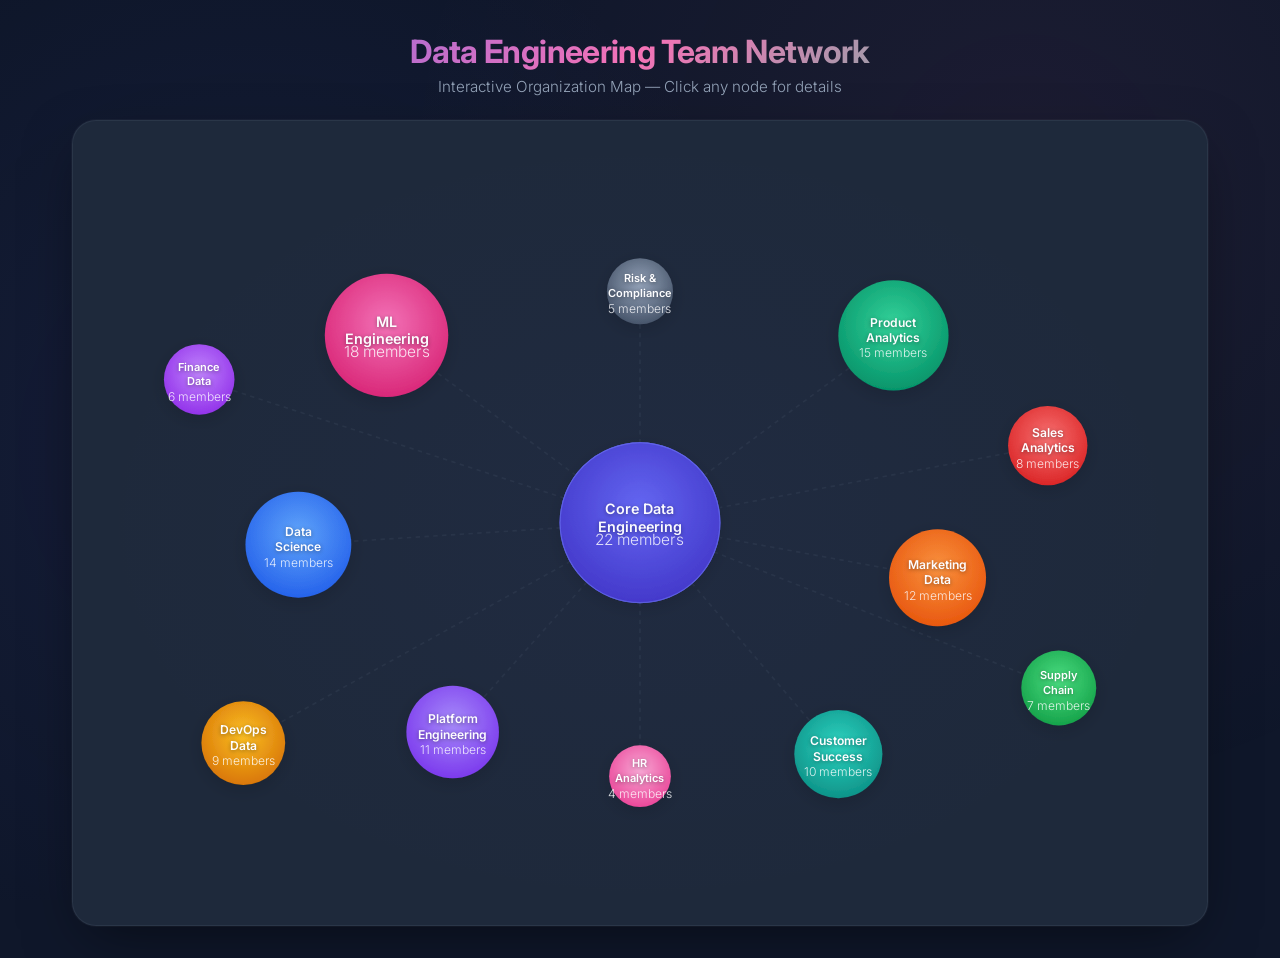
<file: index.html>
<!DOCTYPE html>
<html lang="en">
<head>
    <meta charset="UTF-8">
    <meta name="viewport" content="width=device-width, initial-scale=1.0">
    <title>Data Engineering Team Network</title>
    <link rel="stylesheet" href="styles.css">
    <link href="https://fonts.googleapis.com/css2?family=Inter:wght@300;400;500;600;700&display=swap" rel="stylesheet">
</head>
<body>
    <div class="container">
        <header>
            <h1>Data Engineering Team Network</h1>
            <p class="subtitle">Interactive Organization Map &mdash; Click any node for details</p>
        </header>
        <div id="diagram-wrapper">
            <svg id="network-svg" viewBox="0 0 1000 700" xmlns="http://www.w3.org/2000/svg">
                <defs>
                    <!-- Gradient definitions for nodes -->
                    <radialGradient id="grad-core" cx="50%" cy="40%" r="60%">
                        <stop offset="0%" stop-color="#6366f1"/>
                        <stop offset="100%" stop-color="#4338ca"/>
                    </radialGradient>
                    <radialGradient id="grad-ml" cx="50%" cy="40%" r="60%">
                        <stop offset="0%" stop-color="#f472b6"/>
                        <stop offset="100%" stop-color="#db2777"/>
                    </radialGradient>
                    <radialGradient id="grad-product" cx="50%" cy="40%" r="60%">
                        <stop offset="0%" stop-color="#34d399"/>
                        <stop offset="100%" stop-color="#059669"/>
                    </radialGradient>
                    <radialGradient id="grad-datasci" cx="50%" cy="40%" r="60%">
                        <stop offset="0%" stop-color="#60a5fa"/>
                        <stop offset="100%" stop-color="#2563eb"/>
                    </radialGradient>
                    <radialGradient id="grad-marketing" cx="50%" cy="40%" r="60%">
                        <stop offset="0%" stop-color="#fb923c"/>
                        <stop offset="100%" stop-color="#ea580c"/>
                    </radialGradient>
                    <radialGradient id="grad-platform" cx="50%" cy="40%" r="60%">
                        <stop offset="0%" stop-color="#a78bfa"/>
                        <stop offset="100%" stop-color="#7c3aed"/>
                    </radialGradient>
                    <radialGradient id="grad-customer" cx="50%" cy="40%" r="60%">
                        <stop offset="0%" stop-color="#2dd4bf"/>
                        <stop offset="100%" stop-color="#0d9488"/>
                    </radialGradient>
                    <radialGradient id="grad-devops" cx="50%" cy="40%" r="60%">
                        <stop offset="0%" stop-color="#fbbf24"/>
                        <stop offset="100%" stop-color="#d97706"/>
                    </radialGradient>
                    <radialGradient id="grad-sales" cx="50%" cy="40%" r="60%">
                        <stop offset="0%" stop-color="#f87171"/>
                        <stop offset="100%" stop-color="#dc2626"/>
                    </radialGradient>
                    <radialGradient id="grad-supply" cx="50%" cy="40%" r="60%">
                        <stop offset="0%" stop-color="#4ade80"/>
                        <stop offset="100%" stop-color="#16a34a"/>
                    </radialGradient>
                    <radialGradient id="grad-finance" cx="50%" cy="40%" r="60%">
                        <stop offset="0%" stop-color="#c084fc"/>
                        <stop offset="100%" stop-color="#9333ea"/>
                    </radialGradient>
                    <radialGradient id="grad-risk" cx="50%" cy="40%" r="60%">
                        <stop offset="0%" stop-color="#94a3b8"/>
                        <stop offset="100%" stop-color="#475569"/>
                    </radialGradient>
                    <radialGradient id="grad-hr" cx="50%" cy="40%" r="60%">
                        <stop offset="0%" stop-color="#f9a8d4"/>
                        <stop offset="100%" stop-color="#ec4899"/>
                    </radialGradient>

                    <!-- Glow filter -->
                    <filter id="glow">
                        <feGaussianBlur stdDeviation="3" result="blur"/>
                        <feMerge>
                            <feMergeNode in="blur"/>
                            <feMergeNode in="SourceGraphic"/>
                        </feMerge>
                    </filter>

                    <!-- Shadow filter -->
                    <filter id="shadow" x="-20%" y="-20%" width="140%" height="140%">
                        <feDropShadow dx="0" dy="4" stdDeviation="8" flood-color="rgba(0,0,0,0.15)"/>
                    </filter>

                    <!-- Pulse animation -->
                    <filter id="pulse-glow">
                        <feGaussianBlur stdDeviation="6" result="blur"/>
                        <feMerge>
                            <feMergeNode in="blur"/>
                            <feMergeNode in="SourceGraphic"/>
                        </feMerge>
                    </filter>
                </defs>

                <!-- Connection lines (drawn first, behind nodes) -->
                <g id="connections" opacity="0.4"></g>

                <!-- Nodes group -->
                <g id="nodes"></g>
            </svg>
        </div>

        <!-- Tooltip / Detail panel -->
        <div id="detail-panel" class="hidden">
            <button id="close-panel" aria-label="Close">&times;</button>
            <div id="panel-icon"></div>
            <h2 id="panel-title"></h2>
            <div id="panel-size"></div>
            <p id="panel-description"></p>
            <div id="panel-skills"></div>
        </div>
    </div>

    <script src="diagram.js"></script>
</body>
</html>
</file>
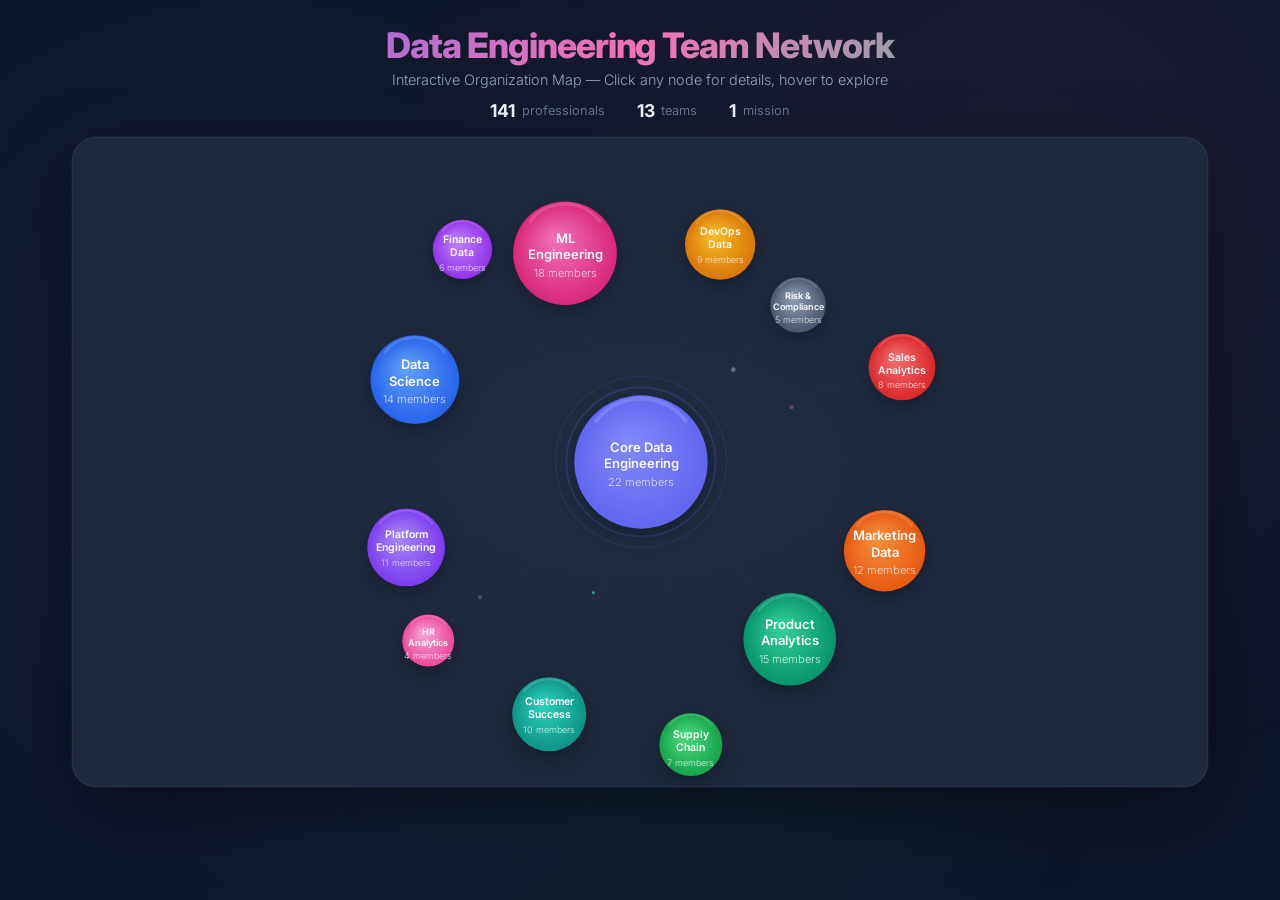
<file: interactive.html>
<!DOCTYPE html>
<html lang="en">
<head>
    <meta charset="UTF-8">
    <meta name="viewport" content="width=device-width, initial-scale=1.0">
    <title>Data Engineering Team Network</title>
    <link href="https://fonts.googleapis.com/css2?family=Inter:wght@300;400;500;600;700;800&display=swap" rel="stylesheet">
    <style>
        :root {
            --bg-primary: #0f172a;
            --bg-secondary: #1e293b;
            --bg-card: rgba(30, 41, 59, 0.95);
            --text-primary: #f1f5f9;
            --text-secondary: #94a3b8;
            --text-muted: #64748b;
            --accent: #6366f1;
            --border: rgba(148, 163, 184, 0.1);
        }

        * { margin: 0; padding: 0; box-sizing: border-box; }

        body {
            font-family: 'Inter', -apple-system, BlinkMacSystemFont, 'Segoe UI', sans-serif;
            background: var(--bg-primary);
            color: var(--text-primary);
            min-height: 100vh;
            overflow-x: hidden;
        }

        body::before {
            content: '';
            position: fixed;
            inset: 0;
            background:
                radial-gradient(circle at 20% 50%, rgba(99, 102, 241, 0.08) 0%, transparent 50%),
                radial-gradient(circle at 80% 20%, rgba(244, 114, 182, 0.06) 0%, transparent 50%),
                radial-gradient(circle at 50% 80%, rgba(52, 211, 153, 0.06) 0%, transparent 50%);
            pointer-events: none;
            z-index: 0;
        }

        .container {
            position: relative;
            z-index: 1;
            max-width: 1200px;
            margin: 0 auto;
            padding: 1.5rem 2rem;
        }

        /* Header */
        header {
            text-align: center;
            margin-bottom: 1rem;
        }

        header h1 {
            font-size: 2.2rem;
            font-weight: 800;
            background: linear-gradient(135deg, #6366f1, #f472b6, #34d399);
            -webkit-background-clip: text;
            -webkit-text-fill-color: transparent;
            background-clip: text;
            letter-spacing: -0.03em;
        }

        .subtitle {
            color: var(--text-secondary);
            font-size: 0.9rem;
            margin-top: 0.3rem;
            font-weight: 300;
        }

        .stats-bar {
            display: flex;
            justify-content: center;
            gap: 2rem;
            margin-top: 0.75rem;
        }

        .stat {
            display: flex;
            align-items: center;
            gap: 0.4rem;
            font-size: 0.8rem;
            color: var(--text-muted);
        }

        .stat strong {
            color: var(--text-primary);
            font-size: 1.1rem;
            font-weight: 700;
        }

        /* Canvas wrapper */
        #diagram-wrapper {
            position: relative;
            background: var(--bg-secondary);
            border-radius: 1.5rem;
            border: 1px solid var(--border);
            box-shadow:
                0 0 0 1px rgba(255,255,255,0.03),
                0 25px 80px -15px rgba(0,0,0,0.6);
            overflow: hidden;
        }

        #diagram-wrapper::before {
            content: '';
            position: absolute;
            inset: 0;
            border-radius: 1.5rem;
            background: radial-gradient(ellipse at center, rgba(99,102,241,0.04) 0%, transparent 70%);
            pointer-events: none;
        }

        canvas {
            display: block;
            width: 100%;
            height: auto;
            cursor: default;
        }

        /* Detail panel */
        #detail-panel {
            position: fixed;
            right: 2rem;
            top: 50%;
            transform: translateY(-50%) translateX(30px);
            width: 340px;
            background: var(--bg-card);
            border: 1px solid var(--border);
            border-radius: 1.25rem;
            padding: 2rem;
            box-shadow: 0 30px 80px -12px rgba(0,0,0,0.6);
            z-index: 100;
            opacity: 0;
            pointer-events: none;
            transition: all 0.45s cubic-bezier(0.34, 1.56, 0.64, 1);
            backdrop-filter: blur(24px);
        }

        #detail-panel.visible {
            opacity: 1;
            pointer-events: auto;
            transform: translateY(-50%) translateX(0);
        }

        #close-panel {
            position: absolute;
            top: 0.75rem;
            right: 0.75rem;
            background: rgba(255,255,255,0.05);
            border: none;
            color: var(--text-muted);
            font-size: 1.2rem;
            cursor: pointer;
            width: 32px;
            height: 32px;
            display: flex;
            align-items: center;
            justify-content: center;
            border-radius: 8px;
            transition: all 0.2s ease;
        }

        #close-panel:hover {
            background: rgba(255,255,255,0.1);
            color: var(--text-primary);
        }

        .panel-header {
            display: flex;
            align-items: center;
            gap: 1rem;
            margin-bottom: 1rem;
        }

        #panel-icon {
            width: 52px;
            height: 52px;
            border-radius: 14px;
            display: flex;
            align-items: center;
            justify-content: center;
            font-size: 1.5rem;
            flex-shrink: 0;
        }

        .panel-header-text {
            min-width: 0;
        }

        #panel-title {
            font-size: 1.15rem;
            font-weight: 700;
            color: var(--text-primary);
            line-height: 1.2;
        }

        #panel-size {
            display: inline-flex;
            align-items: center;
            gap: 0.35rem;
            margin-top: 0.3rem;
            font-size: 0.78rem;
            color: #a5b4fc;
            font-weight: 500;
        }

        .panel-divider {
            height: 1px;
            background: var(--border);
            margin: 1rem 0;
        }

        #panel-description {
            color: var(--text-secondary);
            font-size: 0.88rem;
            line-height: 1.65;
            margin-bottom: 1.25rem;
        }

        .skills-label {
            font-size: 0.7rem;
            text-transform: uppercase;
            letter-spacing: 0.08em;
            color: var(--text-muted);
            font-weight: 600;
            margin-bottom: 0.5rem;
        }

        #panel-skills {
            display: flex;
            flex-wrap: wrap;
            gap: 0.35rem;
        }

        .skill-tag {
            padding: 0.22rem 0.6rem;
            background: rgba(255,255,255,0.05);
            border: 1px solid rgba(255,255,255,0.08);
            border-radius: 6px;
            font-size: 0.72rem;
            color: var(--text-secondary);
            font-weight: 400;
            transition: all 0.2s ease;
        }

        .skill-tag:hover {
            background: rgba(99,102,241,0.15);
            border-color: rgba(99,102,241,0.3);
            color: #c7d2fe;
        }

        /* Responsive */
        @media (max-width: 900px) {
            .container { padding: 1rem; }
            header h1 { font-size: 1.5rem; }
            .stats-bar { gap: 1rem; }

            #detail-panel {
                right: 0.75rem;
                left: 0.75rem;
                width: auto;
                top: auto;
                bottom: 0.75rem;
                transform: translateY(30px);
                max-height: 50vh;
                overflow-y: auto;
            }

            #detail-panel.visible {
                transform: translateY(0);
            }
        }
    </style>
</head>
<body>
    <div class="container">
        <header>
            <h1>Data Engineering Team Network</h1>
            <p class="subtitle">Interactive Organization Map &mdash; Click any node for details, hover to explore</p>
            <div class="stats-bar">
                <div class="stat"><strong>141</strong> professionals</div>
                <div class="stat"><strong>13</strong> teams</div>
                <div class="stat"><strong>1</strong> mission</div>
            </div>
        </header>
        <div id="diagram-wrapper">
            <canvas id="canvas"></canvas>
        </div>

        <div id="detail-panel">
            <button id="close-panel" aria-label="Close">&times;</button>
            <div class="panel-header">
                <div id="panel-icon"></div>
                <div class="panel-header-text">
                    <div id="panel-title"></div>
                    <div id="panel-size"></div>
                </div>
            </div>
            <div class="panel-divider"></div>
            <p id="panel-description"></p>
            <div class="skills-label">Tech Stack</div>
            <div id="panel-skills"></div>
        </div>
    </div>

    <script>
    // ============================================
    // Data Engineering Network — Canvas Interactive
    // ============================================

    const teamData = [
        {
            id: 'core', name: 'Core Data\nEngineering', count: 22,
            baseRadius: 72, color: '#6366f1', colorLight: '#818cf8',
            icon: '\u2699\uFE0F',
            description: 'The central hub orchestrating all data pipelines, infrastructure, and platform services across the organization.',
            skills: ['Spark', 'Airflow', 'Kafka', 'dbt', 'Snowflake', 'Python']
        },
        {
            id: 'ml', name: 'ML\nEngineering', count: 18,
            baseRadius: 56, color: '#db2777', colorLight: '#f472b6',
            icon: '\uD83E\uDDE0',
            description: 'Building and deploying machine learning models at scale, MLOps pipelines, and feature stores.',
            skills: ['PyTorch', 'MLflow', 'Kubeflow', 'TensorFlow', 'Ray']
        },
        {
            id: 'product', name: 'Product\nAnalytics', count: 15,
            baseRadius: 50, color: '#059669', colorLight: '#34d399',
            icon: '\uD83D\uDCCA',
            description: 'Driving product decisions through A/B testing, funnel analysis, and user behavior insights.',
            skills: ['Amplitude', 'Mixpanel', 'SQL', 'Python', 'Looker']
        },
        {
            id: 'datasci', name: 'Data\nScience', count: 14,
            baseRadius: 48, color: '#2563eb', colorLight: '#60a5fa',
            icon: '\uD83D\uDD2C',
            description: 'Advanced statistical modeling, forecasting, and research to unlock deep business insights.',
            skills: ['R', 'Python', 'Jupyter', 'Pandas', 'SciPy']
        },
        {
            id: 'marketing', name: 'Marketing\nData', count: 12,
            baseRadius: 44, color: '#ea580c', colorLight: '#fb923c',
            icon: '\uD83D\uDCE3',
            description: 'Attribution modeling, campaign analytics, and marketing performance optimization.',
            skills: ['Google Analytics', 'Segment', 'SQL', 'Tableau']
        },
        {
            id: 'platform', name: 'Platform\nEngineering', count: 11,
            baseRadius: 42, color: '#7c3aed', colorLight: '#a78bfa',
            icon: '\u2601\uFE0F',
            description: 'Cloud infrastructure, data platform tooling, and developer experience for data teams.',
            skills: ['AWS', 'Terraform', 'K8s', 'Docker', 'Pulumi']
        },
        {
            id: 'customer', name: 'Customer\nSuccess', count: 10,
            baseRadius: 40, color: '#0d9488', colorLight: '#2dd4bf',
            icon: '\uD83D\uDE0A',
            description: 'Customer health scoring, churn prediction, and success metrics tracking.',
            skills: ['SQL', 'Python', 'Salesforce', 'Gainsight']
        },
        {
            id: 'devops', name: 'DevOps\nData', count: 9,
            baseRadius: 38, color: '#d97706', colorLight: '#fbbf24',
            icon: '\uD83D\uDD27',
            description: 'CI/CD for data pipelines, monitoring, observability, and data reliability engineering.',
            skills: ['GitHub Actions', 'Datadog', 'PagerDuty', 'Prometheus']
        },
        {
            id: 'sales', name: 'Sales\nAnalytics', count: 8,
            baseRadius: 36, color: '#dc2626', colorLight: '#f87171',
            icon: '\uD83D\uDCB0',
            description: 'Revenue analytics, sales forecasting, pipeline optimization, and CRM data management.',
            skills: ['Salesforce', 'SQL', 'Tableau', 'Python']
        },
        {
            id: 'supply', name: 'Supply\nChain', count: 7,
            baseRadius: 34, color: '#16a34a', colorLight: '#4ade80',
            icon: '\uD83D\uDE9A',
            description: 'Supply chain optimization, demand forecasting, and logistics data analytics.',
            skills: ['SAP', 'Python', 'SQL', 'Tableau']
        },
        {
            id: 'finance', name: 'Finance\nData', count: 6,
            baseRadius: 32, color: '#9333ea', colorLight: '#c084fc',
            icon: '\uD83C\uDFE6',
            description: 'Financial reporting automation, budget analytics, and revenue recognition data pipelines.',
            skills: ['SQL', 'Python', 'NetSuite', 'Looker']
        },
        {
            id: 'risk', name: 'Risk &\nCompliance', count: 5,
            baseRadius: 30, color: '#475569', colorLight: '#94a3b8',
            icon: '\uD83D\uDEE1\uFE0F',
            description: 'Data governance, regulatory compliance, privacy engineering, and risk assessment.',
            skills: ['Collibra', 'OneTrust', 'SQL', 'Python']
        },
        {
            id: 'hr', name: 'HR\nAnalytics', count: 4,
            baseRadius: 28, color: '#ec4899', colorLight: '#f9a8d4',
            icon: '\uD83D\uDC65',
            description: 'People analytics, workforce planning, and employee experience measurement.',
            skills: ['Workday', 'SQL', 'Python', 'Tableau']
        }
    ];

    // ---- Setup ----
    const canvas = document.getElementById('canvas');
    const ctx = canvas.getContext('2d');
    const detailPanel = document.getElementById('detail-panel');
    const dpr = window.devicePixelRatio || 1;

    let W, H, cx, cy;
    let nodes = [];
    let hoveredNode = null;
    let selectedNode = null;
    let mouseX = -1000, mouseY = -1000;
    let animTime = 0;
    let particles = [];

    function resize() {
        const wrapper = document.getElementById('diagram-wrapper');
        const rect = wrapper.getBoundingClientRect();
        W = rect.width;
        H = Math.min(W * 0.62, window.innerHeight * 0.72);
        canvas.width = W * dpr;
        canvas.height = H * dpr;
        canvas.style.width = W + 'px';
        canvas.style.height = H + 'px';
        ctx.setTransform(dpr, 0, 0, dpr, 0, 0);
        cx = W / 2;
        cy = H / 2;
        layoutNodes();
    }

    function layoutNodes() {
        const scale = Math.min(W / 1000, H / 700);
        const angles = [0, 250, 50, 200, 20, 160, 110, 290, 340, 80, 230, 315, 140];
        const dists =  [0, 240, 250, 260, 280, 270, 290, 250, 300, 310, 300, 240, 300];

        teamData.forEach((team, i) => {
            const angle = angles[i] * Math.PI / 180;
            const dist = dists[i] * scale;
            const r = team.baseRadius * scale;
            const x = cx + Math.cos(angle) * dist;
            const y = cy + Math.sin(angle) * dist;

            if (nodes[i]) {
                nodes[i].targetX = x;
                nodes[i].targetY = y;
                nodes[i].radius = r;
            } else {
                nodes[i] = {
                    ...team, x, y, targetX: x, targetY: y,
                    radius: r, hoverScale: 1, glowAlpha: 0
                };
            }
        });
    }

    // ---- Particles flowing along connections ----
    function spawnParticle(node) {
        const core = nodes[0];
        const t = Math.random();
        particles.push({
            fromX: core.x, fromY: core.y,
            toX: node.x, toY: node.y,
            t, speed: 0.003 + Math.random() * 0.004,
            alpha: 0.4 + Math.random() * 0.4,
            size: 1 + Math.random() * 1.5,
            color: node.colorLight
        });
    }

    // ---- Drawing ----
    function drawConnection(from, to, highlight) {
        const alpha = highlight ? 0.5 : 0.12;
        ctx.beginPath();
        ctx.moveTo(from.x, from.y);

        // Slight curve for visual interest
        const mx = (from.x + to.x) / 2;
        const my = (from.y + to.y) / 2;
        const dx = to.x - from.x;
        const dy = to.y - from.y;
        const cx1 = mx + dy * 0.05;
        const cy1 = my - dx * 0.05;
        ctx.quadraticCurveTo(cx1, cy1, to.x, to.y);

        if (highlight) {
            ctx.strokeStyle = to.colorLight || to.color;
            ctx.lineWidth = 2.5;
            ctx.globalAlpha = 0.4;
            ctx.stroke();
            ctx.lineWidth = 1.5;
            ctx.globalAlpha = alpha;
        } else {
            ctx.strokeStyle = '#475569';
            ctx.lineWidth = 1;
            ctx.globalAlpha = alpha;
            ctx.setLineDash([4, 6]);
        }
        ctx.stroke();
        ctx.setLineDash([]);
        ctx.globalAlpha = 1;
    }

    function drawNode(node, i) {
        const s = node.hoverScale;
        const r = node.radius * s;

        ctx.save();

        // Outer glow when hovered/selected
        if (node.glowAlpha > 0.01) {
            const grd = ctx.createRadialGradient(node.x, node.y, r * 0.8, node.x, node.y, r * 1.8);
            grd.addColorStop(0, hexAlpha(node.colorLight, node.glowAlpha * 0.3));
            grd.addColorStop(1, hexAlpha(node.colorLight, 0));
            ctx.fillStyle = grd;
            ctx.beginPath();
            ctx.arc(node.x, node.y, r * 1.8, 0, Math.PI * 2);
            ctx.fill();
        }

        // Shadow
        ctx.shadowColor = 'rgba(0,0,0,0.3)';
        ctx.shadowBlur = 20;
        ctx.shadowOffsetY = 6;

        // Main gradient circle
        const grad = ctx.createRadialGradient(
            node.x - r * 0.2, node.y - r * 0.3, 0,
            node.x, node.y, r
        );
        grad.addColorStop(0, node.colorLight);
        grad.addColorStop(1, node.color);
        ctx.fillStyle = grad;
        ctx.beginPath();
        ctx.arc(node.x, node.y, r, 0, Math.PI * 2);
        ctx.fill();

        ctx.shadowColor = 'transparent';

        // Subtle highlight arc on top
        ctx.beginPath();
        ctx.arc(node.x, node.y - r * 0.1, r * 0.85, Math.PI * 1.2, Math.PI * 1.8);
        ctx.strokeStyle = 'rgba(255,255,255,0.15)';
        ctx.lineWidth = r * 0.06;
        ctx.stroke();

        // Hover ring
        if (node.glowAlpha > 0.01) {
            ctx.beginPath();
            ctx.arc(node.x, node.y, r + 3, 0, Math.PI * 2);
            ctx.strokeStyle = hexAlpha('#ffffff', node.glowAlpha * 0.35);
            ctx.lineWidth = 2;
            ctx.stroke();
        }

        // Text
        const fontSize = r > 40 ? 13 * s : r > 28 ? 10.5 * s : 9 * s;
        ctx.fillStyle = '#ffffff';
        ctx.font = `600 ${fontSize}px Inter, sans-serif`;
        ctx.textAlign = 'center';
        ctx.textBaseline = 'middle';

        const lines = node.name.split('\n');
        const lineH = fontSize * 1.25;
        const textTop = node.y - ((lines.length - 1) * lineH) / 2 - (r > 35 ? 6 : 3) * s;
        lines.forEach((line, li) => {
            ctx.fillText(line, node.x, textTop + li * lineH);
        });

        // Count
        const countSize = r > 40 ? 11 * s : 9 * s;
        ctx.font = `300 ${countSize}px Inter, sans-serif`;
        ctx.fillStyle = 'rgba(255,255,255,0.8)';
        ctx.fillText(node.count + ' members', node.x, textTop + lines.length * lineH + 2 * s);

        ctx.restore();
    }

    function drawPulseRings(time) {
        const core = nodes[0];
        if (!core) return;

        for (let i = 0; i < 3; i++) {
            const phase = ((time / 2500) + i / 3) % 1;
            const r = core.radius + phase * core.radius * 0.5;
            const alpha = (1 - phase) * 0.3;
            ctx.beginPath();
            ctx.arc(core.x, core.y, r, 0, Math.PI * 2);
            ctx.strokeStyle = hexAlpha('#6366f1', alpha);
            ctx.lineWidth = 2 - phase;
            ctx.stroke();
        }
    }

    function drawParticles() {
        particles.forEach(p => {
            const x = p.fromX + (p.toX - p.fromX) * p.t;
            const y = p.fromY + (p.toY - p.fromY) * p.t;
            ctx.beginPath();
            ctx.arc(x, y, p.size, 0, Math.PI * 2);
            ctx.fillStyle = hexAlpha(p.color, p.alpha * (1 - Math.abs(p.t - 0.5) * 2));
            ctx.fill();
        });
    }

    // ---- Animation loop ----
    function animate(time) {
        animTime = time;
        ctx.clearRect(0, 0, W, H);

        // Update particles
        if (Math.random() < 0.15) {
            const ri = 1 + Math.floor(Math.random() * (nodes.length - 1));
            if (nodes[ri]) spawnParticle(nodes[ri]);
        }
        particles.forEach(p => { p.t += p.speed; });
        particles = particles.filter(p => p.t < 1);

        // Update node hover animations
        nodes.forEach((node, i) => {
            const isHovered = hoveredNode === node;
            const isSelected = selectedNode === node;
            const targetScale = isHovered ? 1.12 : isSelected ? 1.06 : 1;
            const targetGlow = (isHovered || isSelected) ? 1 : 0;
            node.hoverScale += (targetScale - node.hoverScale) * 0.12;
            node.glowAlpha += (targetGlow - node.glowAlpha) * 0.1;
        });

        // Draw connections
        const core = nodes[0];
        for (let i = 1; i < nodes.length; i++) {
            const highlight = hoveredNode === nodes[i] || selectedNode === nodes[i] ||
                              hoveredNode === core || selectedNode === core;
            drawConnection(core, nodes[i], highlight);
        }

        // Particles
        drawParticles();

        // Pulse rings
        drawPulseRings(time);

        // Draw satellite nodes first, then core on top
        for (let i = nodes.length - 1; i >= 1; i--) drawNode(nodes[i], i);
        if (nodes[0]) drawNode(nodes[0], 0);

        requestAnimationFrame(animate);
    }

    // ---- Interaction ----
    function getNodeAt(x, y) {
        // Check in reverse so topmost (core) is checked first
        for (let i = 0; i < nodes.length; i++) {
            const n = nodes[i];
            const dx = x - n.x, dy = y - n.y;
            if (dx * dx + dy * dy <= n.radius * n.radius * 1.2) return n;
        }
        return null;
    }

    canvas.addEventListener('mousemove', (e) => {
        const rect = canvas.getBoundingClientRect();
        mouseX = e.clientX - rect.left;
        mouseY = e.clientY - rect.top;
        const node = getNodeAt(mouseX, mouseY);
        hoveredNode = node;
        canvas.style.cursor = node ? 'pointer' : 'default';
    });

    canvas.addEventListener('click', (e) => {
        const rect = canvas.getBoundingClientRect();
        const x = e.clientX - rect.left;
        const y = e.clientY - rect.top;
        const node = getNodeAt(x, y);

        if (node) {
            selectedNode = node;
            showDetail(node);
        } else {
            selectedNode = null;
            hideDetail();
        }
    });

    canvas.addEventListener('mouseleave', () => {
        hoveredNode = null;
        mouseX = -1000;
        mouseY = -1000;
    });

    function showDetail(node) {
        document.getElementById('panel-title').textContent = node.name.replace('\n', ' ');
        document.getElementById('panel-size').innerHTML = '\uD83D\uDC65 ' + node.count + ' team members';
        document.getElementById('panel-description').textContent = node.description;
        document.getElementById('panel-icon').style.background =
            `linear-gradient(135deg, ${node.color}33, ${node.color}88)`;
        document.getElementById('panel-icon').textContent = node.icon;

        const skillsContainer = document.getElementById('panel-skills');
        skillsContainer.innerHTML = '';
        node.skills.forEach(skill => {
            const tag = document.createElement('span');
            tag.classList.add('skill-tag');
            tag.textContent = skill;
            skillsContainer.appendChild(tag);
        });

        detailPanel.classList.add('visible');
    }

    function hideDetail() {
        detailPanel.classList.remove('visible');
    }

    document.getElementById('close-panel').addEventListener('click', (e) => {
        e.stopPropagation();
        selectedNode = null;
        hideDetail();
    });

    // ---- Utility ----
    function hexAlpha(hex, alpha) {
        if (hex.startsWith('rgba')) return hex;
        const r = parseInt(hex.slice(1, 3), 16);
        const g = parseInt(hex.slice(3, 5), 16);
        const b = parseInt(hex.slice(5, 7), 16);
        return `rgba(${r},${g},${b},${alpha})`;
    }

    // ---- Init ----
    window.addEventListener('resize', resize);
    resize();
    requestAnimationFrame(animate);
    </script>
</body>
</html>
</file>
<file: styles.css>
/* ============================================
   Data Engineering Team Network — Styles
   ============================================ */

:root {
    --bg-primary: #0f172a;
    --bg-secondary: #1e293b;
    --bg-card: #1e293b;
    --text-primary: #f1f5f9;
    --text-secondary: #94a3b8;
    --text-muted: #64748b;
    --accent: #6366f1;
    --border: rgba(148, 163, 184, 0.1);
}

* {
    margin: 0;
    padding: 0;
    box-sizing: border-box;
}

body {
    font-family: 'Inter', -apple-system, BlinkMacSystemFont, 'Segoe UI', sans-serif;
    background: var(--bg-primary);
    color: var(--text-primary);
    min-height: 100vh;
    overflow-x: hidden;
}

/* Subtle animated background grid */
body::before {
    content: '';
    position: fixed;
    inset: 0;
    background:
        radial-gradient(circle at 20% 50%, rgba(99, 102, 241, 0.08) 0%, transparent 50%),
        radial-gradient(circle at 80% 20%, rgba(244, 114, 182, 0.06) 0%, transparent 50%),
        radial-gradient(circle at 50% 80%, rgba(52, 211, 153, 0.06) 0%, transparent 50%);
    pointer-events: none;
    z-index: 0;
}

.container {
    position: relative;
    z-index: 1;
    max-width: 1200px;
    margin: 0 auto;
    padding: 2rem;
}

/* Header */
header {
    text-align: center;
    margin-bottom: 1.5rem;
}

header h1 {
    font-size: 2rem;
    font-weight: 700;
    background: linear-gradient(135deg, #6366f1, #f472b6, #34d399);
    -webkit-background-clip: text;
    -webkit-text-fill-color: transparent;
    background-clip: text;
    letter-spacing: -0.02em;
}

.subtitle {
    color: var(--text-secondary);
    font-size: 0.95rem;
    margin-top: 0.4rem;
    font-weight: 300;
}

/* Diagram wrapper */
#diagram-wrapper {
    position: relative;
    background: var(--bg-secondary);
    border-radius: 1.5rem;
    border: 1px solid var(--border);
    padding: 1rem;
    box-shadow:
        0 0 0 1px rgba(255,255,255,0.03),
        0 20px 60px -15px rgba(0,0,0,0.5);
    overflow: hidden;
}

#diagram-wrapper::before {
    content: '';
    position: absolute;
    inset: 0;
    border-radius: 1.5rem;
    background: radial-gradient(ellipse at center, rgba(99,102,241,0.03) 0%, transparent 70%);
    pointer-events: none;
}

#network-svg {
    width: 100%;
    height: auto;
    display: block;
}

/* SVG Node styles */
.node-group {
    cursor: pointer;
    transition: transform 0.3s cubic-bezier(0.34, 1.56, 0.64, 1);
}

.node-group:hover {
    filter: url(#glow);
}

.node-circle {
    transition: all 0.3s ease;
}

.node-group:hover .node-circle {
    stroke-width: 3;
    stroke: rgba(255,255,255,0.3);
}

.node-label {
    fill: white;
    font-family: 'Inter', sans-serif;
    font-weight: 600;
    text-anchor: middle;
    pointer-events: none;
    text-shadow: 0 1px 4px rgba(0,0,0,0.4);
}

.node-count {
    fill: rgba(255,255,255,0.85);
    font-family: 'Inter', sans-serif;
    font-weight: 300;
    text-anchor: middle;
    pointer-events: none;
}

.connection-line {
    stroke: rgba(148, 163, 184, 0.2);
    stroke-width: 1.5;
    stroke-dasharray: 4,4;
    transition: all 0.3s ease;
}

.connection-line.active {
    stroke: rgba(99, 102, 241, 0.6);
    stroke-width: 2.5;
    stroke-dasharray: none;
}

/* Animated pulse ring on center node */
@keyframes pulse-ring {
    0% { r: 72; opacity: 0.6; }
    100% { r: 95; opacity: 0; }
}

.pulse-ring {
    fill: none;
    stroke: #6366f1;
    stroke-width: 2;
    animation: pulse-ring 2.5s ease-out infinite;
}

/* Detail panel */
#detail-panel {
    position: fixed;
    right: 2rem;
    top: 50%;
    transform: translateY(-50%) translateX(20px);
    width: 320px;
    background: var(--bg-card);
    border: 1px solid var(--border);
    border-radius: 1.25rem;
    padding: 2rem;
    box-shadow: 0 25px 60px -12px rgba(0,0,0,0.5);
    z-index: 100;
    opacity: 0;
    pointer-events: none;
    transition: all 0.4s cubic-bezier(0.34, 1.56, 0.64, 1);
    backdrop-filter: blur(20px);
}

#detail-panel.visible {
    opacity: 1;
    pointer-events: auto;
    transform: translateY(-50%) translateX(0);
}

#detail-panel.hidden {
    opacity: 0;
    pointer-events: none;
    transform: translateY(-50%) translateX(20px);
}

#close-panel {
    position: absolute;
    top: 1rem;
    right: 1rem;
    background: none;
    border: none;
    color: var(--text-muted);
    font-size: 1.5rem;
    cursor: pointer;
    width: 32px;
    height: 32px;
    display: flex;
    align-items: center;
    justify-content: center;
    border-radius: 8px;
    transition: all 0.2s ease;
}

#close-panel:hover {
    background: rgba(255,255,255,0.05);
    color: var(--text-primary);
}

#panel-icon {
    width: 56px;
    height: 56px;
    border-radius: 16px;
    margin-bottom: 1rem;
    display: flex;
    align-items: center;
    justify-content: center;
    font-size: 1.5rem;
}

#panel-title {
    font-size: 1.25rem;
    font-weight: 600;
    margin-bottom: 0.5rem;
    color: var(--text-primary);
}

#panel-size {
    display: inline-flex;
    align-items: center;
    gap: 0.4rem;
    padding: 0.25rem 0.75rem;
    background: rgba(99,102,241,0.15);
    border-radius: 999px;
    font-size: 0.8rem;
    color: #a5b4fc;
    font-weight: 500;
    margin-bottom: 1rem;
}

#panel-description {
    color: var(--text-secondary);
    font-size: 0.9rem;
    line-height: 1.6;
    margin-bottom: 1.25rem;
}

#panel-skills {
    display: flex;
    flex-wrap: wrap;
    gap: 0.4rem;
}

.skill-tag {
    padding: 0.2rem 0.6rem;
    background: rgba(255,255,255,0.05);
    border: 1px solid rgba(255,255,255,0.08);
    border-radius: 6px;
    font-size: 0.75rem;
    color: var(--text-secondary);
    font-weight: 400;
}

/* Responsive */
@media (max-width: 900px) {
    #detail-panel {
        right: 1rem;
        left: 1rem;
        width: auto;
        top: auto;
        bottom: 1rem;
        transform: translateY(20px);
    }

    #detail-panel.visible {
        transform: translateY(0);
    }

    #detail-panel.hidden {
        transform: translateY(20px);
    }

    header h1 {
        font-size: 1.5rem;
    }
}

/* Print styles for PPTX screenshot capture */
@media print {
    body {
        background: #0f172a !important;
        -webkit-print-color-adjust: exact;
        print-color-adjust: exact;
    }

    #detail-panel { display: none !important; }

    .container {
        padding: 0;
    }
}
</file>
